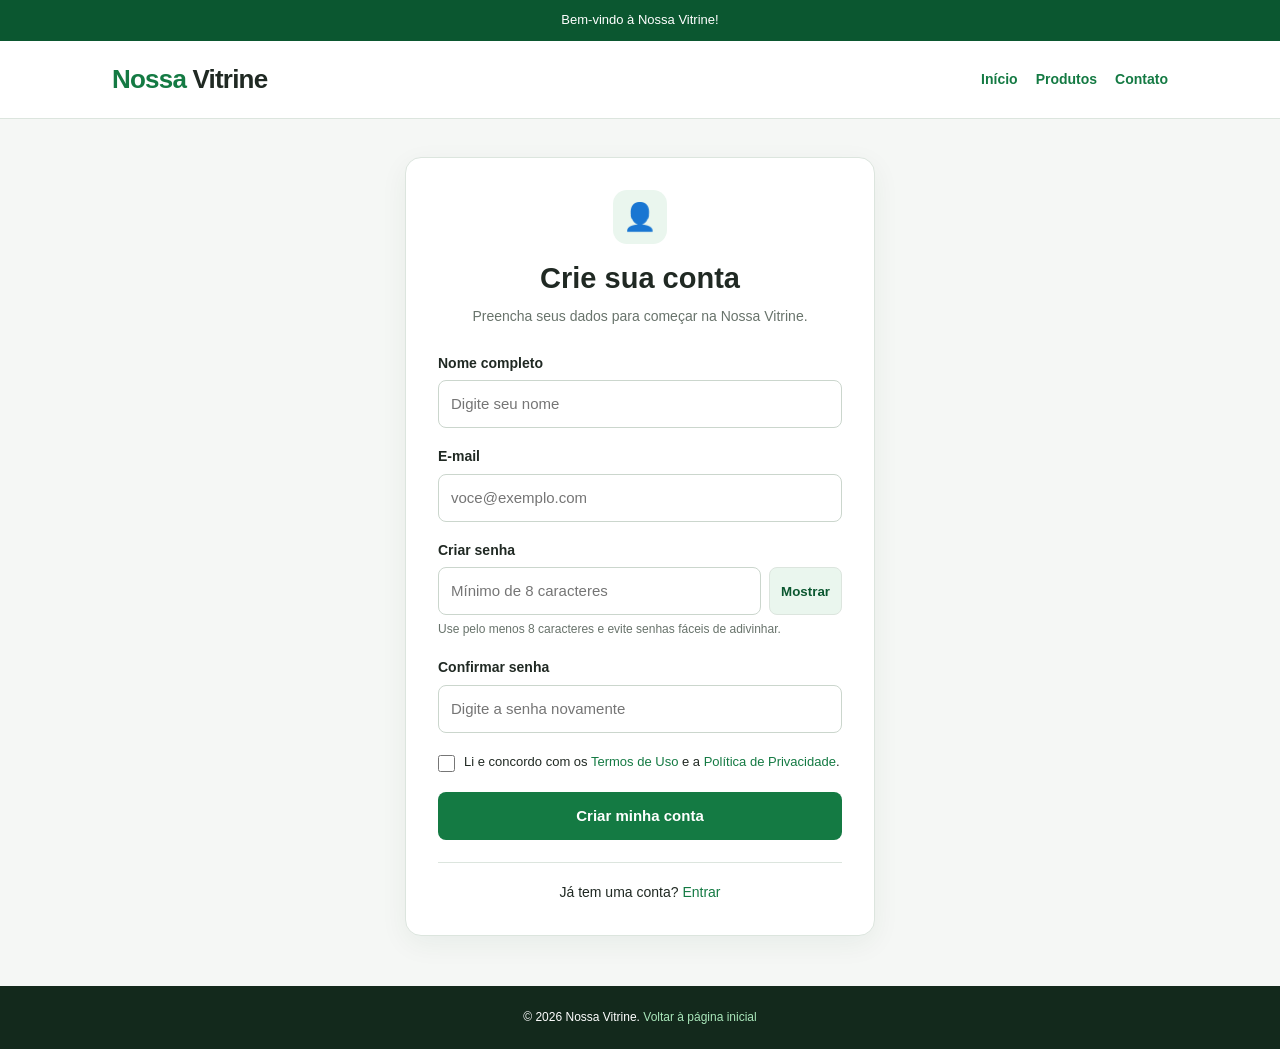
<file: cadastro.html>
<!DOCTYPE html>
<html lang="pt-BR">
<head>
  <meta charset="UTF-8">
  <meta name="viewport" content="width=device-width, initial-scale=1.0">

  <title>Criar conta | Nossa Vitrine</title>
  <meta name="description" content="Crie sua conta na Nossa Vitrine.">
  <meta name="theme-color" content="#147a43">

  <style>
    :root {
      --green: #147a43;
      --green-dark: #0b5730;
      --light: #eaf6ee;
      --background: #f5f7f5;
      --text: #202923;
      --muted: #68736b;
      --border: #dce5de;
      --white: #ffffff;
      --error: #b42318;
    }

    * {
      box-sizing: border-box;
      margin: 0;
      padding: 0;
    }

    body {
      min-height: 100vh;
      display: flex;
      flex-direction: column;
      font-family: Arial, Helvetica, sans-serif;
      color: var(--text);
      background: var(--background);
      line-height: 1.6;
    }

    a {
      color: var(--green);
      text-decoration: none;
    }

    a:hover {
      text-decoration: underline;
    }

    .topbar {
      padding: 10px;
      background: var(--green-dark);
      color: white;
      text-align: center;
      font-size: 13px;
    }

    header {
      background: white;
      border-bottom: 1px solid var(--border);
    }

    .header-inner {
      max-width: 1100px;
      margin: auto;
      padding: 18px 22px;
      display: flex;
      align-items: center;
      justify-content: space-between;
      flex-wrap: wrap;
      gap: 16px;
    }

    .logo {
      color: var(--green);
      font-size: 26px;
      font-weight: 800;
      letter-spacing: -0.8px;
    }

    .logo span {
      color: var(--text);
    }

    nav {
      display: flex;
      flex-wrap: wrap;
      gap: 18px;
      font-size: 14px;
      font-weight: 600;
    }

    main {
      width: 100%;
      flex: 1;
      display: flex;
      justify-content: center;
      align-items: flex-start;
      padding: 38px 16px 50px;
    }

    .card {
      width: 100%;
      max-width: 470px;
      padding: 32px;
      background: white;
      border: 1px solid var(--border);
      border-radius: 16px;
      box-shadow: 0 8px 28px rgba(25, 65, 35, 0.06);
    }

    .icon {
      width: 54px;
      height: 54px;
      display: grid;
      place-items: center;
      margin: 0 auto 16px;
      border-radius: 14px;
      background: var(--light);
      font-size: 27px;
    }

    h1 {
      margin-bottom: 8px;
      font-size: 29px;
      line-height: 1.25;
      text-align: center;
    }

    .intro {
      margin-bottom: 25px;
      color: var(--muted);
      font-size: 14px;
      text-align: center;
    }

    .field {
      margin-bottom: 17px;
    }

    label {
      display: block;
      margin-bottom: 6px;
      font-size: 14px;
      font-weight: 700;
    }

    input {
      width: 100%;
      min-height: 46px;
      padding: 11px 12px;
      border: 1px solid #cbd6cd;
      border-radius: 8px;
      background: white;
      color: var(--text);
      font: inherit;
      font-size: 15px;
    }

    input:focus {
      outline: 3px solid #c8ead3;
      border-color: var(--green);
    }

    .password-row {
      display: flex;
      gap: 8px;
    }

    .password-row input {
      min-width: 0;
      flex: 1;
    }

    .show-password {
      padding: 0 11px;
      border: 1px solid var(--border);
      border-radius: 8px;
      background: var(--light);
      color: var(--green-dark);
      cursor: pointer;
      font-weight: 700;
    }

    .help {
      margin-top: 5px;
      color: var(--muted);
      font-size: 12px;
    }

    .terms {
      display: flex;
      align-items: flex-start;
      gap: 9px;
      margin: 19px 0;
      font-size: 13px;
      font-weight: 400;
    }

    .terms input {
      width: 17px;
      height: 17px;
      min-height: 17px;
      margin-top: 3px;
      flex-shrink: 0;
      accent-color: var(--green);
    }

    .submit {
      width: 100%;
      min-height: 48px;
      padding: 12px;
      border: none;
      border-radius: 8px;
      background: var(--green);
      color: white;
      font-size: 15px;
      font-weight: 700;
      cursor: pointer;
    }

    .submit:hover {
      background: var(--green-dark);
    }

    .message {
      margin-top: 16px;
      padding: 12px;
      border-radius: 8px;
      background: var(--light);
      color: var(--green-dark);
      font-size: 13px;
      overflow-wrap: anywhere;
    }

    .message.error {
      background: #fff0ef;
      color: var(--error);
    }

    [hidden] {
      display: none !important;
    }

    .login {
      margin-top: 22px;
      padding-top: 18px;
      border-top: 1px solid var(--border);
      font-size: 14px;
      text-align: center;
    }

    footer {
      padding: 22px 15px;
      background: #13291c;
      color: white;
      font-size: 12px;
      text-align: center;
    }

    footer a {
      color: #a9e7ba;
    }

    @media (max-width: 520px) {
      .header-inner {
        justify-content: center;
        padding: 16px;
      }

      nav {
        justify-content: center;
        gap: 12px;
      }

      main {
        padding: 24px 12px 35px;
      }

      .card {
        padding: 24px 18px;
      }

      h1 {
        font-size: 26px;
      }
    }
  </style>
</head>

<body>
  <div class="topbar">
    Bem-vindo à Nossa Vitrine!
  </div>

  <header>
    <div class="header-inner">
      <a class="logo" href="index.html">
        Nossa <span>Vitrine</span>
      </a>

      <nav aria-label="Navegação principal">
        <a href="index.html">Início</a>
        <a href="produtos.html">Produtos</a>
        <a href="contato.html">Contato</a>
      </nav>
    </div>
  </header>

  <main>
    <section class="card" aria-labelledby="titulo-cadastro">
      <div class="icon" aria-hidden="true">👤</div>

      <h1 id="titulo-cadastro">Crie sua conta</h1>

      <p class="intro">
        Preencha seus dados para começar na Nossa Vitrine.
      </p>

      <form id="cadastroForm">
        <div class="field">
          <label for="nome">Nome completo</label>
          <input
            type="text"
            id="nome"
            name="nome"
            placeholder="Digite seu nome"
            autocomplete="name"
            minlength="2"
            maxlength="100"
            required
          >
        </div>

        <div class="field">
          <label for="email">E-mail</label>
          <input
            type="email"
            id="email"
            name="email"
            placeholder="voce@exemplo.com"
            autocomplete="email"
            maxlength="254"
            required
          >
        </div>

        <div class="field">
          <label for="senha">Criar senha</label>
          <div class="password-row">
            <input
              type="password"
              id="senha"
              name="senha"
              placeholder="Mínimo de 8 caracteres"
              autocomplete="new-password"
              minlength="8"
              maxlength="128"
              required
            >
            <button
              class="show-password"
              type="button"
              id="mostrarSenha"
              aria-controls="senha"
              aria-pressed="false"
            >
              Mostrar
            </button>
          </div>
          <p class="help">
            Use pelo menos 8 caracteres e evite senhas fáceis de adivinhar.
          </p>
        </div>

        <div class="field">
          <label for="confirmarSenha">Confirmar senha</label>
          <input
            type="password"
            id="confirmarSenha"
            name="confirmarSenha"
            placeholder="Digite a senha novamente"
            autocomplete="new-password"
            minlength="8"
            maxlength="128"
            required
          >
        </div>

        <label class="terms" for="aceitarTermos">
          <input
            type="checkbox"
            id="aceitarTermos"
            name="aceitarTermos"
            required
          >
          <span>
            Li e concordo com os
            <a href="termos.html">Termos de Uso</a>
            e a
            <a href="privacidade.html">Política de Privacidade</a>.
          </span>
        </label>

        <button class="submit" type="submit">
          Criar minha conta
        </button>

        <div
          id="mensagem"
          class="message"
          role="status"
          aria-live="polite"
          hidden
        ></div>
      </form>

      <div class="login">
        Já tem uma conta?
        <a href="login.html">Entrar</a>
      </div>
    </section>
  </main>

  <footer>
    <p>
      &copy; 2026 Nossa Vitrine.
      <a href="index.html">Voltar à página inicial</a>
    </p>
  </footer>

  <script>
    "use strict";

    const formulario = document.getElementById("cadastroForm");
    const senha = document.getElementById("senha");
    const confirmarSenha = document.getElementById("confirmarSenha");
    const mostrarSenha = document.getElementById("mostrarSenha");
    const mensagem = document.getElementById("mensagem");

    function mostrarMensagem(texto, erro = false) {
      mensagem.textContent = texto;
      mensagem.classList.toggle("error", erro);
      mensagem.hidden = false;
    }

    mostrarSenha.addEventListener("click", function () {
      const vaiMostrar = senha.type === "password";

      senha.type = vaiMostrar ? "text" : "password";
      confirmarSenha.type = vaiMostrar ? "text" : "password";

      mostrarSenha.textContent = vaiMostrar ? "Ocultar" : "Mostrar";
      mostrarSenha.setAttribute("aria-pressed", String(vaiMostrar));
    });

    formulario.addEventListener("submit", function (evento) {
      evento.preventDefault();

      mensagem.hidden = true;

      if (!formulario.checkValidity()) {
        formulario.reportValidity();
        return;
      }

      if (senha.value !== confirmarSenha.value) {
        mostrarMensagem(
          "As senhas não coincidem. Confira os dois campos.",
          true
        );

        confirmarSenha.focus();
        return;
      }

      mostrarMensagem(
        "Os dados foram validados neste navegador, mas sua conta ainda não foi criada. É necessário conectar um serviço de autenticação para concluir o cadastro."
      );
    });
  </script>
</body>
</html>
</file>
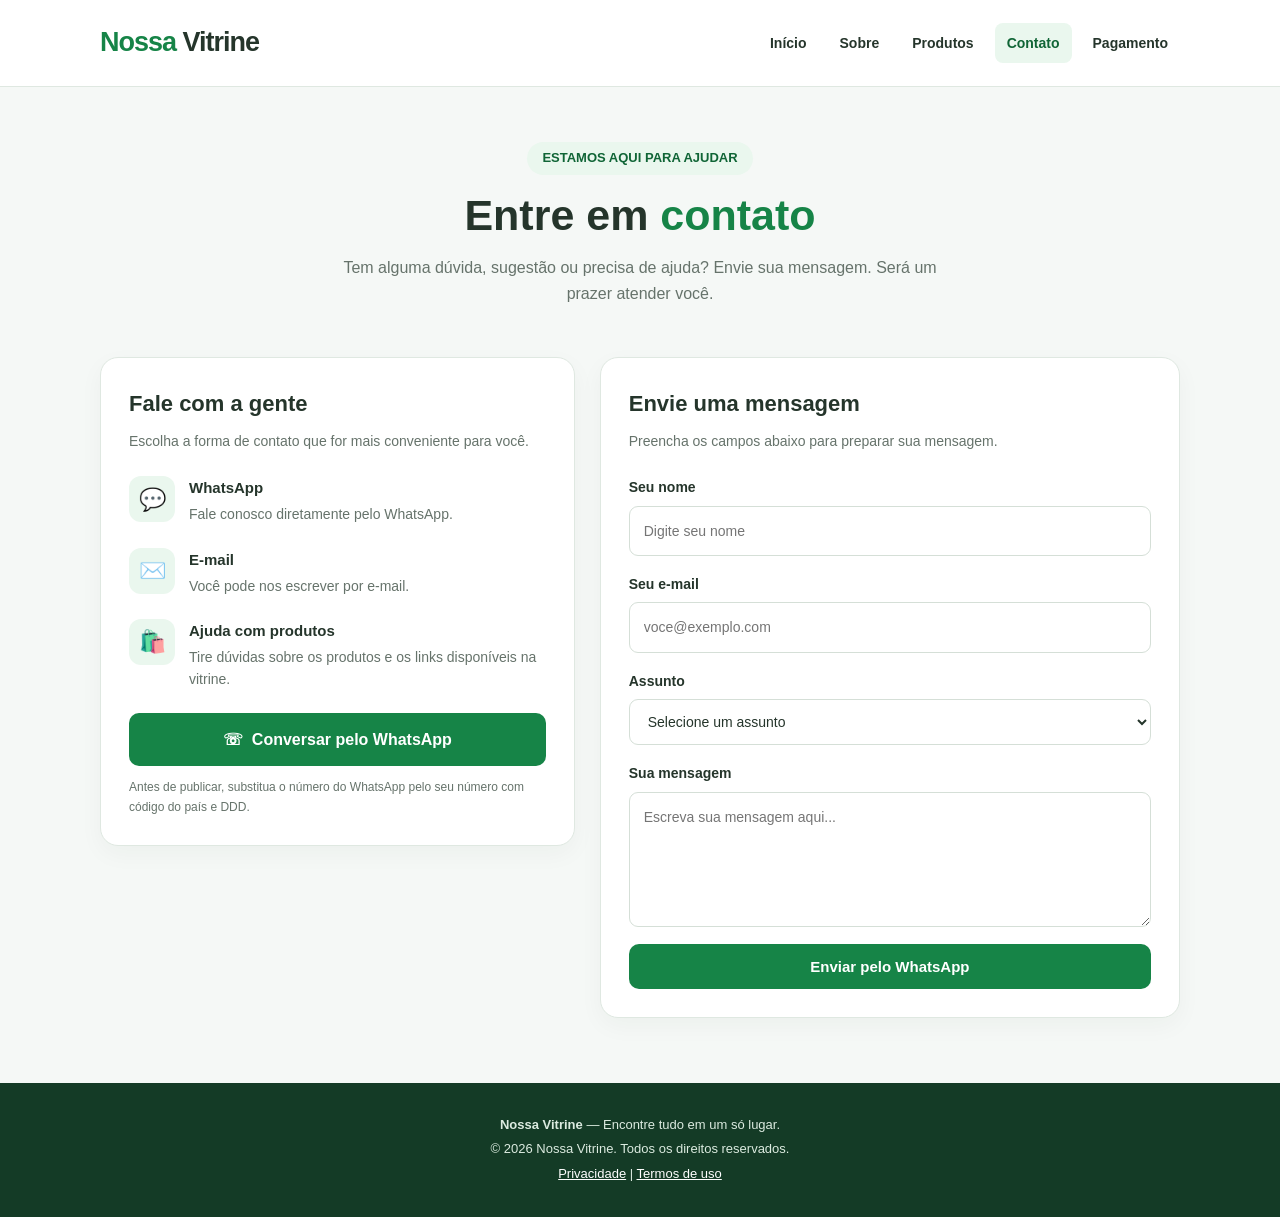
<file: contato.html>
<!DOCTYPE html>
<html lang="pt-BR">
<head>
  <meta charset="UTF-8">
  <meta name="viewport" content="width=device-width, initial-scale=1.0">

  <title>Contato | Nossa Vitrine</title>
  <meta name="description" content="Entre em contato com a equipe da Nossa Vitrine. Estamos aqui para ajudar.">

  <style>
    :root {
      --verde: #168447;
      --verde-escuro: #106536;
      --verde-claro: #eaf7ee;
      --fundo: #f5f8f6;
      --texto: #25352b;
      --cinza: #66736b;
      --borda: #dfe8e1;
      --branco: #ffffff;
    }

    * {
      box-sizing: border-box;
      margin: 0;
      padding: 0;
    }

    body {
      font-family: Arial, Helvetica, sans-serif;
      background: var(--fundo);
      color: var(--texto);
      line-height: 1.6;
    }

    a {
      color: inherit;
      text-decoration: none;
    }

    .container {
      width: min(1080px, calc(100% - 36px));
      margin: 0 auto;
    }

    /* CABEÇALHO */

    .topo {
      background: var(--branco);
      border-bottom: 1px solid var(--borda);
    }

    .topo-conteudo {
      min-height: 86px;
      display: flex;
      align-items: center;
      justify-content: space-between;
      gap: 24px;
      flex-wrap: wrap;
      padding-top: 15px;
      padding-bottom: 15px;
    }

    .logo {
      color: var(--verde);
      font-size: 27px;
      font-weight: 800;
      letter-spacing: -1px;
    }

    .logo span {
      color: var(--texto);
    }

    .menu {
      display: flex;
      flex-wrap: wrap;
      align-items: center;
      justify-content: center;
      gap: 9px;
    }

    .menu a {
      padding: 9px 12px;
      border-radius: 8px;
      font-size: 14px;
      font-weight: 600;
      transition: 0.2s;
    }

    .menu a:hover,
    .menu a.ativo {
      background: var(--verde-claro);
      color: var(--verde-escuro);
    }

    /* APRESENTAÇÃO */

    .hero {
      padding: 55px 0 35px;
      text-align: center;
    }

    .etiqueta {
      display: inline-block;
      background: var(--verde-claro);
      color: var(--verde-escuro);
      border-radius: 30px;
      padding: 6px 15px;
      font-size: 13px;
      font-weight: 700;
      margin-bottom: 15px;
    }

    .hero h1 {
      font-size: clamp(30px, 5vw, 43px);
      line-height: 1.2;
      margin-bottom: 14px;
    }

    .hero h1 span {
      color: var(--verde);
    }

    .hero p {
      max-width: 620px;
      margin: 0 auto;
      color: var(--cinza);
      font-size: 16px;
    }

    /* CONTEÚDO */

    .conteudo {
      padding: 15px 0 65px;
    }

    .grade {
      display: grid;
      grid-template-columns: 0.9fr 1.1fr;
      gap: 25px;
      align-items: start;
    }

    .cartao {
      background: var(--branco);
      border: 1px solid var(--borda);
      border-radius: 18px;
      padding: 28px;
      box-shadow: 0 8px 25px rgba(20, 60, 35, 0.04);
    }

    .cartao h2 {
      font-size: 22px;
      margin-bottom: 9px;
    }

    .descricao {
      color: var(--cinza);
      font-size: 14px;
      margin-bottom: 24px;
    }

    /* INFORMAÇÕES DE CONTATO */

    .item-contato {
      display: flex;
      align-items: flex-start;
      gap: 14px;
      margin-bottom: 22px;
    }

    .icone {
      display: flex;
      align-items: center;
      justify-content: center;
      flex-shrink: 0;
      width: 46px;
      height: 46px;
      background: var(--verde-claro);
      border-radius: 12px;
      font-size: 22px;
    }

    .item-contato h3 {
      font-size: 15px;
      margin-bottom: 3px;
    }

    .item-contato p {
      color: var(--cinza);
      font-size: 14px;
      overflow-wrap: anywhere;
    }

    .botao-whatsapp {
      display: flex;
      justify-content: center;
      align-items: center;
      gap: 9px;
      width: 100%;
      padding: 14px 18px;
      background: #168447;
      color: white;
      border-radius: 10px;
      font-weight: 700;
      text-align: center;
      transition: 0.2s;
      margin-top: 8px;
    }

    .botao-whatsapp:hover {
      background: var(--verde-escuro);
      transform: translateY(-1px);
    }

    .aviso {
      font-size: 12px;
      color: var(--cinza);
      margin-top: 12px;
    }

    /* FORMULÁRIO */

    .campo {
      margin-bottom: 17px;
    }

    .campo label {
      display: block;
      margin-bottom: 7px;
      font-size: 14px;
      font-weight: 700;
    }

    .campo input,
    .campo select,
    .campo textarea {
      display: block;
      width: 100%;
      border: 1px solid #d5dfd7;
      background: #fff;
      border-radius: 9px;
      padding: 13px 14px;
      font: inherit;
      font-size: 14px;
      color: var(--texto);
      outline: none;
      transition: border 0.2s, box-shadow 0.2s;
    }

    .campo input:focus,
    .campo select:focus,
    .campo textarea:focus {
      border-color: var(--verde);
      box-shadow: 0 0 0 3px rgba(22, 132, 71, 0.1);
    }

    .campo textarea {
      min-height: 135px;
      resize: vertical;
    }

    .botao-enviar {
      width: 100%;
      padding: 14px 18px;
      border: none;
      border-radius: 10px;
      background: var(--verde);
      color: white;
      font-size: 15px;
      font-weight: 700;
      cursor: pointer;
      transition: 0.2s;
    }

    .botao-enviar:hover {
      background: var(--verde-escuro);
    }

    .mensagem {
      display: none;
      margin-top: 15px;
      padding: 12px;
      border-radius: 9px;
      background: var(--verde-claro);
      color: var(--verde-escuro);
      font-size: 14px;
    }

    /* RODAPÉ */

    footer {
      background: #143b26;
      color: #fff;
      padding: 28px 0;
      text-align: center;
    }

    footer p {
      font-size: 13px;
      color: #dcebe0;
      margin: 4px 0;
    }

    footer a {
      color: #fff;
      text-decoration: underline;
    }

    /* CELULARES E TABLETS */

    @media (max-width: 760px) {
      .container {
        width: min(100% - 28px, 560px);
      }

      .topo-conteudo {
        justify-content: center;
        text-align: center;
        gap: 12px;
      }

      .logo {
        font-size: 25px;
      }

      .menu {
        gap: 4px;
      }

      .menu a {
        padding: 8px;
        font-size: 13px;
      }

      .hero {
        padding: 38px 0 25px;
      }

      .hero p {
        font-size: 15px;
      }

      .grade {
        grid-template-columns: 1fr;
        gap: 18px;
      }

      .cartao {
        padding: 22px 18px;
      }

      .conteudo {
        padding-bottom: 40px;
      }
    }
  </style>
</head>

<body>

  <header class="topo">
    <div class="container topo-conteudo">

      <a class="logo" href="index.html">
        Nossa <span>Vitrine</span>
      </a>

      <nav class="menu" aria-label="Menu principal">
        <a href="index.html">Início</a>
        <a href="sobre.html">Sobre</a>
        <a href="produtos.html">Produtos</a>
        <a href="contato.html" class="ativo">Contato</a>
        <a href="pagamento.html">Pagamento</a>
      </nav>

    </div>
  </header>

  <main>

    <section class="hero container">
      <span class="etiqueta">ESTAMOS AQUI PARA AJUDAR</span>

      <h1>Entre em <span>contato</span></h1>

      <p>
        Tem alguma dúvida, sugestão ou precisa de ajuda?
        Envie sua mensagem. Será um prazer atender você.
      </p>
    </section>

    <section class="conteudo">
      <div class="container grade">

        <!-- COLUNA DE INFORMAÇÕES -->

        <section class="cartao">
          <h2>Fale com a gente</h2>

          <p class="descricao">
            Escolha a forma de contato que for mais conveniente para você.
          </p>

          <div class="item-contato">
            <div class="icone">💬</div>
            <div>
              <h3>WhatsApp</h3>
              <p>Fale conosco diretamente pelo WhatsApp.</p>
            </div>
          </div>

          <div class="item-contato">
            <div class="icone">✉️</div>
            <div>
              <h3>E-mail</h3>
              <p>Você pode nos escrever por e-mail.</p>
            </div>
          </div>

          <div class="item-contato">
            <div class="icone">🛍️</div>
            <div>
              <h3>Ajuda com produtos</h3>
              <p>
                Tire dúvidas sobre os produtos e os links disponíveis na vitrine.
              </p>
            </div>
          </div>

          <!-- SUBSTITUA PELO SEU NÚMERO -->
          <a
            class="botao-whatsapp"
            href="https://wa.me/5500000000000"
            target="_blank"
            rel="noopener noreferrer"
          >
            <span>☏</span> Conversar pelo WhatsApp
          </a>

          <p class="aviso">
            Antes de publicar, substitua o número do WhatsApp pelo seu número
            com código do país e DDD.
          </p>
        </section>

        <!-- COLUNA DO FORMULÁRIO -->

        <section class="cartao">
          <h2>Envie uma mensagem</h2>

          <p class="descricao">
            Preencha os campos abaixo para preparar sua mensagem.
          </p>

          <form id="formContato">

            <div class="campo">
              <label for="nome">Seu nome</label>
              <input
                type="text"
                id="nome"
                name="nome"
                placeholder="Digite seu nome"
                autocomplete="name"
                required
              >
            </div>

            <div class="campo">
              <label for="email">Seu e-mail</label>
              <input
                type="email"
                id="email"
                name="email"
                placeholder="voce@exemplo.com"
                autocomplete="email"
                required
              >
            </div>

            <div class="campo">
              <label for="assunto">Assunto</label>
              <select id="assunto" name="assunto" required>
                <option value="">Selecione um assunto</option>
                <option value="Dúvida sobre produto">Dúvida sobre produto</option>
                <option value="Problema com link">Problema com link</option>
                <option value="Sugestão">Sugestão</option>
                <option value="Parceria comercial">Parceria comercial</option>
                <option value="Outro assunto">Outro assunto</option>
              </select>
            </div>

            <div class="campo">
              <label for="mensagem">Sua mensagem</label>
              <textarea
                id="mensagem"
                name="mensagem"
                placeholder="Escreva sua mensagem aqui..."
                required
              ></textarea>
            </div>

            <button class="botao-enviar" type="submit">
              Enviar pelo WhatsApp
            </button>

            <div
              class="mensagem"
              id="avisoFormulario"
              role="status"
              aria-live="polite"
            ></div>

          </form>
        </section>

      </div>
    </section>

  </main>

  <footer>
    <div class="container">
      <p><strong>Nossa Vitrine</strong> — Encontre tudo em um só lugar.</p>
      <p>© <span id="ano"></span> Nossa Vitrine. Todos os direitos reservados.</p>
      <p>
        <a href="privacidade.html">Privacidade</a> |
        <a href="termos.html">Termos de uso</a>
      </p>
    </div>
  </footer>

  <script>
    // Atualiza o ano automaticamente
    document.getElementById("ano").textContent =
      new Date().getFullYear();

    // Número de destino: substitua pelo seu número real.
    // Use código do país + DDD + número, somente dígitos.
    const numeroWhatsApp = "5500000000000";

    document.getElementById("formContato").addEventListener("submit", function(event) {
      event.preventDefault();

      const nome = document.getElementById("nome").value.trim();
      const email = document.getElementById("email").value.trim();
      const assunto = document.getElementById("assunto").value;
      const mensagem = document.getElementById("mensagem").value.trim();
      const aviso = document.getElementById("avisoFormulario");

      if (!nome || !email || !assunto || !mensagem) {
        aviso.style.display = "block";
        aviso.textContent = "Preencha todos os campos antes de continuar.";
        return;
      }

      if (numeroWhatsApp === "5500000000000") {
        aviso.style.display = "block";
        aviso.textContent =
          "O formulário está pronto! Para enviar mensagens, configure seu número de WhatsApp no código.";
        return;
      }

      const texto =
        "Olá, Nossa Vitrine!%0A%0A" +
        "Nome: " + encodeURIComponent(nome) + "%0A" +
        "E-mail: " + encodeURIComponent(email) + "%0A" +
        "Assunto: " + encodeURIComponent(assunto) + "%0A" +
        "Mensagem: " + encodeURIComponent(mensagem);

      const link =
        "https://wa.me/" + numeroWhatsApp + "?text=" + texto;

      window.open(link, "_blank", "noopener,noreferrer");

      aviso.style.display = "block";
      aviso.textContent =
        "O WhatsApp foi aberto para você revisar e enviar a mensagem.";
    });
  </script>

</body>
</html>
</file>
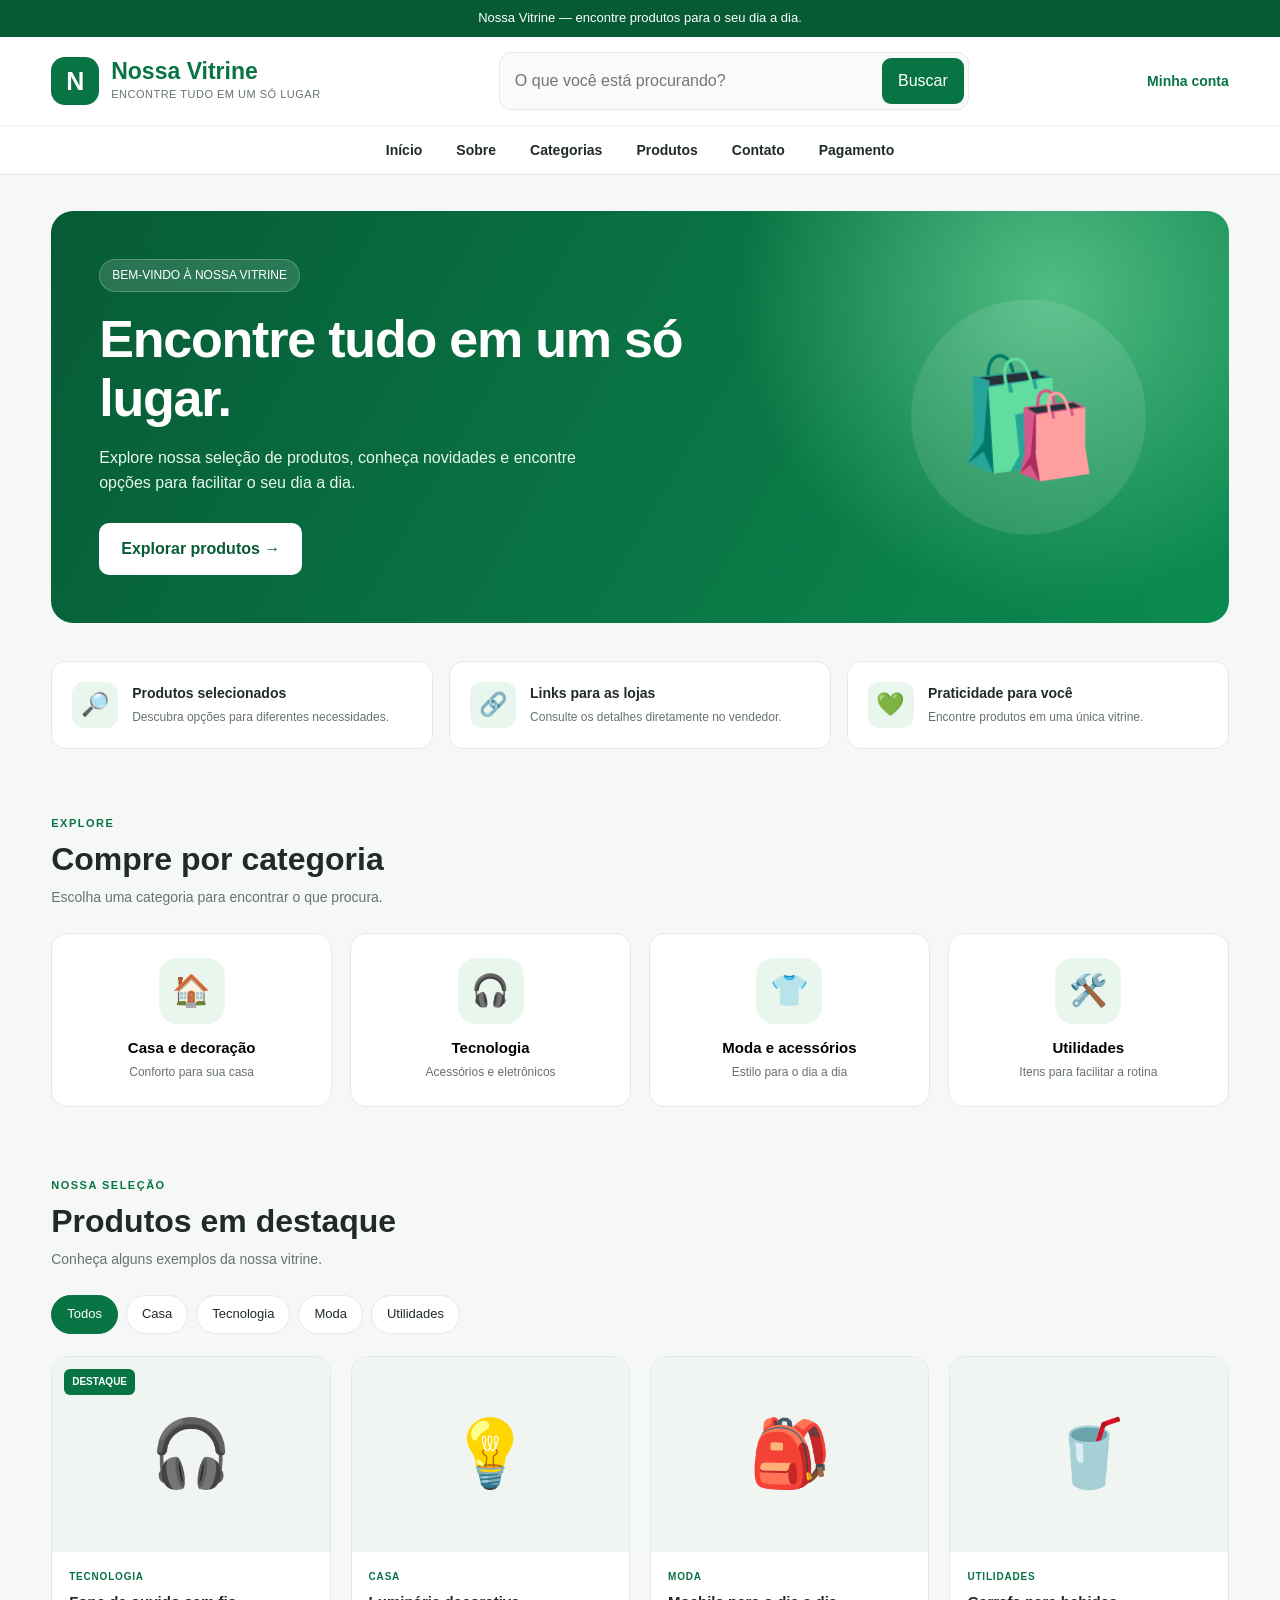
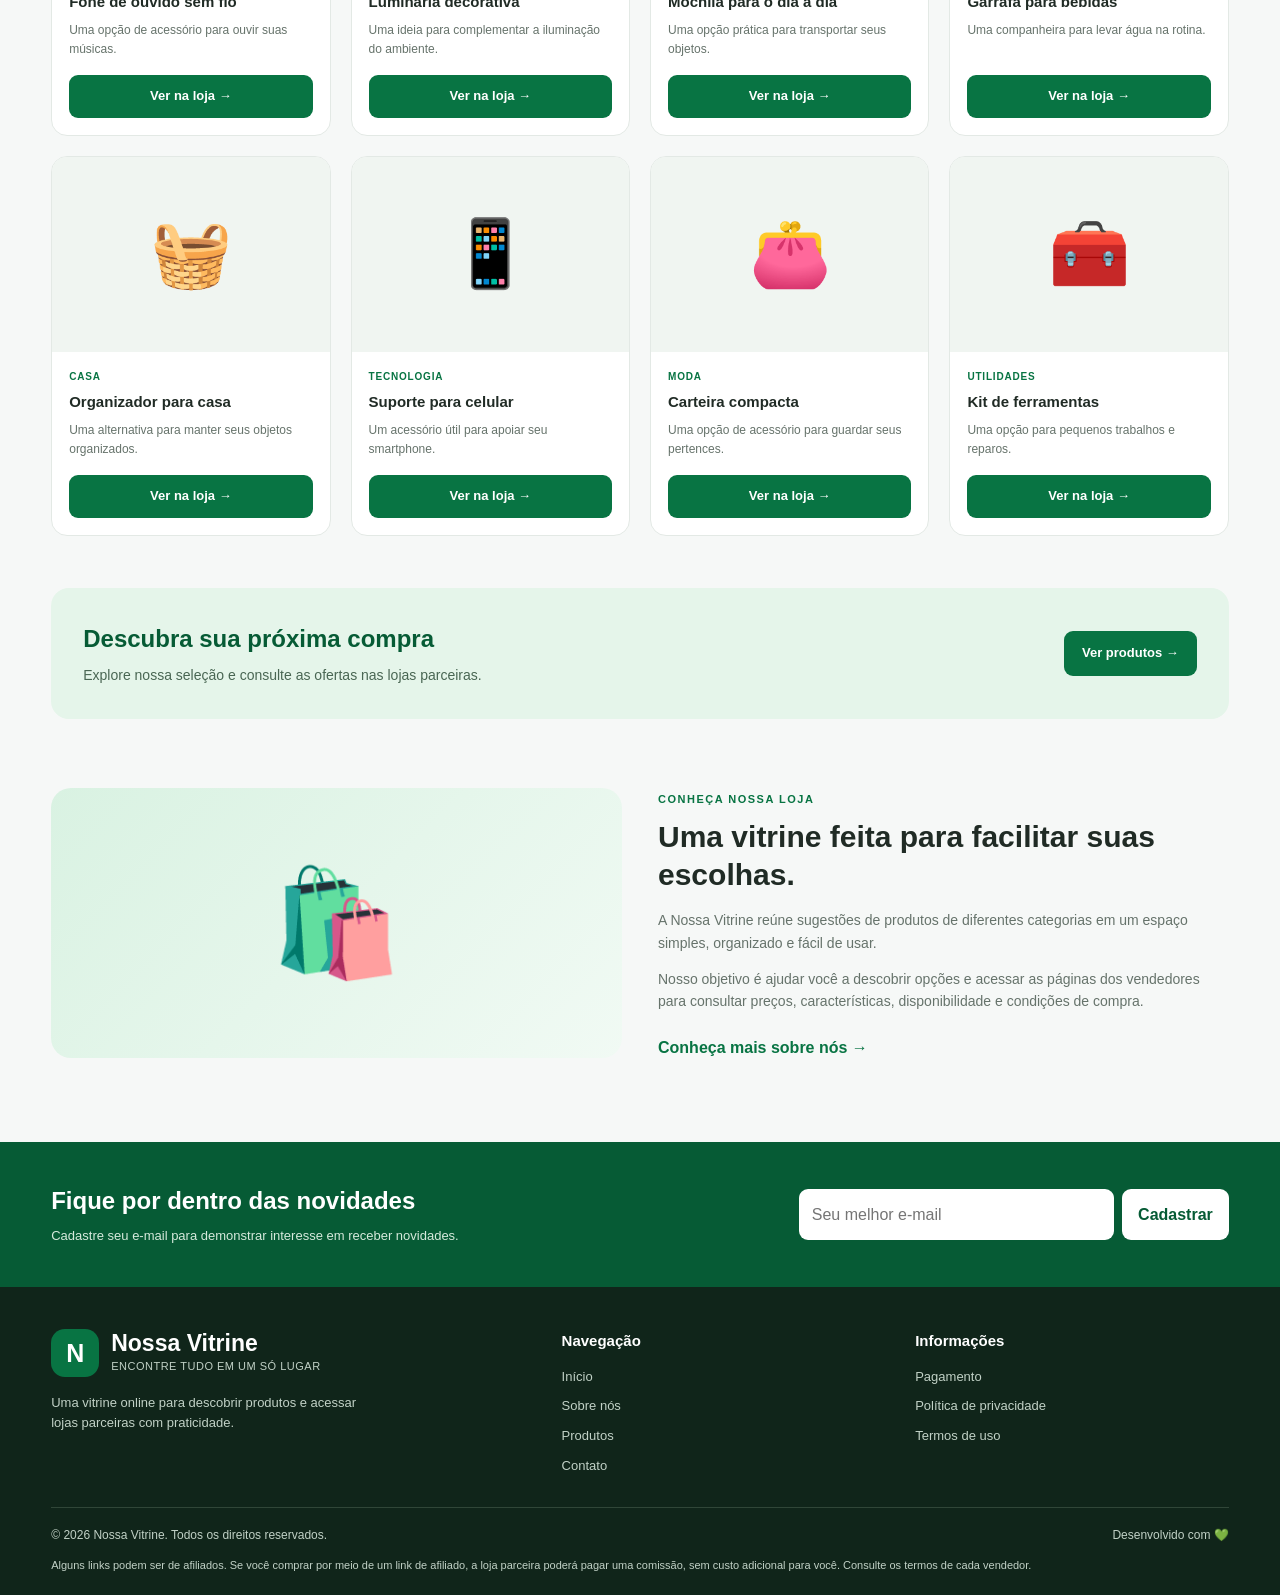
<file: nossa vitrine.html>
<!DOCTYPE html>
<html lang="pt-BR">
<head>
  <meta charset="UTF-8">
  <meta name="viewport" content="width=device-width, initial-scale=1.0">

  <title>Nossa Vitrine | Encontre tudo em um só lugar</title>

  <meta name="description" content="Descubra produtos, ofertas e novidades na Nossa Vitrine. Encontre tudo em um só lugar.">
  <meta name="theme-color" content="#087443">

  <style>
    /* ===== CONFIGURAÇÕES GERAIS ===== */
    :root {
      --verde: #087443;
      --verde-escuro: #065b35;
      --verde-claro: #e8f6ed;
      --azul: #155eef;
      --fundo: #f6f8f7;
      --texto: #202b25;
      --cinza: #66736b;
      --branco: #ffffff;
      --borda: #e3e9e5;
      --sombra: 0 8px 28px rgba(20, 50, 30, 0.07);
    }

    * {
      margin: 0;
      padding: 0;
      box-sizing: border-box;
    }

    html {
      scroll-behavior: smooth;
      scroll-padding-top: 100px;
    }

    body {
      font-family: Arial, Helvetica, sans-serif;
      background: var(--fundo);
      color: var(--texto);
      line-height: 1.6;
    }

    a {
      color: inherit;
      text-decoration: none;
    }

    button, input {
      font: inherit;
    }

    button, a {
      -webkit-tap-highlight-color: transparent;
    }

    button:focus-visible,
    a:focus-visible,
    input:focus-visible {
      outline: 3px solid #79b8ff;
      outline-offset: 3px;
    }

    .container {
      width: min(1180px, 92%);
      margin: 0 auto;
    }

    /* ===== BARRA SUPERIOR ===== */
    .topbar {
      background: var(--verde-escuro);
      color: white;
      text-align: center;
      padding: 8px 12px;
      font-size: 13px;
    }

    /* ===== CABEÇALHO ===== */
    .header {
      background: white;
      border-bottom: 1px solid var(--borda);
      position: sticky;
      top: 0;
      z-index: 100;
    }

    .header-main {
      min-height: 88px;
      display: flex;
      align-items: center;
      justify-content: space-between;
      gap: 24px;
      padding: 14px 0;
    }

    .brand {
      display: flex;
      align-items: center;
      gap: 12px;
      flex-shrink: 0;
    }

    .brand-logo {
      width: 48px;
      height: 48px;
      border-radius: 14px;
      background: var(--verde);
      color: white;
      display: grid;
      place-items: center;
      font-size: 25px;
      font-weight: bold;
    }

    .brand-name {
      color: var(--verde);
      font-size: 23px;
      font-weight: 800;
      line-height: 1.2;
    }

    .brand-subtitle {
      font-size: 11px;
      color: var(--cinza);
      letter-spacing: 0.5px;
    }

    .search {
      display: flex;
      align-items: center;
      max-width: 470px;
      flex: 1;
      border: 1px solid var(--borda);
      border-radius: 12px;
      background: #f9fbf9;
      padding: 4px;
    }

    .search input {
      width: 100%;
      min-width: 0;
      border: none;
      outline: none;
      padding: 11px;
      background: transparent;
      color: var(--texto);
    }

    .search button {
      border: none;
      border-radius: 9px;
      background: var(--verde);
      color: white;
      padding: 10px 16px;
      cursor: pointer;
    }

    .account-link {
      color: var(--verde);
      font-size: 14px;
      font-weight: bold;
      white-space: nowrap;
    }

    /* ===== NAVEGAÇÃO ===== */
    .nav {
      border-top: 1px solid #f0f2f0;
    }

    .nav-inner {
      display: flex;
      justify-content: center;
      align-items: center;
      gap: 34px;
      min-height: 48px;
    }

    .nav a {
      padding: 13px 0;
      font-size: 14px;
      font-weight: 600;
      transition: color 0.2s;
    }

    .nav a:hover {
      color: var(--verde);
    }

    .menu-button {
      display: none;
      border: 1px solid var(--borda);
      background: white;
      color: var(--verde);
      border-radius: 9px;
      padding: 8px 12px;
      cursor: pointer;
    }

    /* ===== BANNER PRINCIPAL ===== */
    .hero {
      padding: 36px 0 28px;
    }

    .hero-box {
      position: relative;
      overflow: hidden;
      border-radius: 22px;
      min-height: 340px;
      background:
        radial-gradient(circle at 85% 20%, #50bd83 0, transparent 30%),
        linear-gradient(120deg, #075b36, #0b8b50);
      color: white;
      display: flex;
      align-items: center;
      padding: 48px;
    }

    .hero-content {
      position: relative;
      z-index: 2;
      max-width: 600px;
    }

    .hero-label {
      display: inline-block;
      padding: 6px 12px;
      background: rgba(255,255,255,0.14);
      border: 1px solid rgba(255,255,255,0.22);
      border-radius: 30px;
      font-size: 12px;
      margin-bottom: 18px;
    }

    .hero h1 {
      font-size: clamp(32px, 4.5vw, 52px);
      line-height: 1.12;
      margin-bottom: 18px;
      letter-spacing: -1.2px;
    }

    .hero p {
      max-width: 490px;
      font-size: 16px;
      color: #e8f8ee;
      margin-bottom: 27px;
    }

    .primary-button {
      display: inline-block;
      background: white;
      color: var(--verde-escuro);
      padding: 13px 22px;
      border-radius: 10px;
      font-weight: bold;
      transition: transform 0.2s, background 0.2s;
    }

    .primary-button:hover {
      transform: translateY(-2px);
      background: #eaf7ee;
    }

    .hero-decoration {
      position: absolute;
      right: 7%;
      top: 50%;
      transform: translateY(-50%);
      width: 235px;
      height: 235px;
      border-radius: 50%;
      background: rgba(255,255,255,0.10);
      display: grid;
      place-items: center;
      font-size: 115px;
    }

    /* ===== BENEFÍCIOS ===== */
    .benefits {
      display: grid;
      grid-template-columns: repeat(3, 1fr);
      gap: 16px;
      margin: 10px auto 48px;
    }

    .benefit {
      display: flex;
      align-items: center;
      gap: 14px;
      padding: 20px;
      background: white;
      border: 1px solid var(--borda);
      border-radius: 14px;
    }

    .benefit-icon {
      display: grid;
      place-items: center;
      flex-shrink: 0;
      width: 46px;
      height: 46px;
      background: var(--verde-claro);
      border-radius: 12px;
      font-size: 23px;
    }

    .benefit h3 {
      font-size: 14px;
      margin-bottom: 3px;
    }

    .benefit p {
      color: var(--cinza);
      font-size: 12px;
    }

    /* ===== TÍTULOS DAS SEÇÕES ===== */
    .section {
      padding: 12px 0 52px;
    }

    .section-heading {
      display: flex;
      justify-content: space-between;
      align-items: end;
      gap: 16px;
      margin-bottom: 24px;
    }

    .eyebrow {
      color: var(--verde);
      text-transform: uppercase;
      font-size: 11px;
      letter-spacing: 1.5px;
      font-weight: bold;
    }

    .section-heading h2 {
      font-size: clamp(24px, 3vw, 32px);
      line-height: 1.25;
      margin-top: 5px;
    }

    .section-heading p {
      color: var(--cinza);
      font-size: 14px;
      margin-top: 7px;
    }

    /* ===== CATEGORIAS ===== */
    .categories {
      display: grid;
      grid-template-columns: repeat(4, 1fr);
      gap: 18px;
    }

    .category {
      background: white;
      border: 1px solid var(--borda);
      border-radius: 16px;
      padding: 24px 16px;
      text-align: center;
      cursor: pointer;
      transition: transform 0.2s, border-color 0.2s;
    }

    .category:hover {
      transform: translateY(-4px);
      border-color: #91cbaa;
    }

    .category-icon {
      width: 66px;
      height: 66px;
      margin: 0 auto 12px;
      display: grid;
      place-items: center;
      border-radius: 18px;
      background: var(--verde-claro);
      font-size: 31px;
    }

    .category h3 {
      font-size: 15px;
    }

    .category p {
      color: var(--cinza);
      font-size: 12px;
      margin-top: 3px;
    }

    /* ===== PRODUTOS ===== */
    .product-tools {
      display: flex;
      flex-wrap: wrap;
      gap: 8px;
      margin-bottom: 22px;
    }

    .filter-button {
      border: 1px solid var(--borda);
      background: white;
      border-radius: 30px;
      padding: 8px 15px;
      color: var(--texto);
      font-size: 13px;
      cursor: pointer;
    }

    .filter-button.active,
    .filter-button:hover {
      background: var(--verde);
      color: white;
      border-color: var(--verde);
    }

    .products-grid {
      display: grid;
      grid-template-columns: repeat(4, minmax(0, 1fr));
      gap: 20px;
    }

    .product-card {
      background: white;
      border: 1px solid var(--borda);
      border-radius: 16px;
      overflow: hidden;
      display: flex;
      flex-direction: column;
      min-width: 0;
      transition: transform 0.2s, box-shadow 0.2s;
    }

    .product-card:hover {
      transform: translateY(-4px);
      box-shadow: var(--sombra);
    }

    .product-image {
      height: 195px;
      background: #f0f5f1;
      display: grid;
      place-items: center;
      overflow: hidden;
      position: relative;
    }

    .product-image img {
      width: 100%;
      height: 100%;
      object-fit: contain;
      padding: 12px;
    }

    .product-placeholder {
      font-size: 66px;
    }

    .product-tag {
      position: absolute;
      top: 12px;
      left: 12px;
      background: var(--verde);
      color: white;
      border-radius: 6px;
      font-size: 10px;
      font-weight: bold;
      padding: 5px 8px;
    }

    .product-info {
      display: flex;
      flex-direction: column;
      align-items: flex-start;
      flex: 1;
      padding: 17px;
    }

    .product-category {
      color: var(--verde);
      text-transform: uppercase;
      letter-spacing: 0.8px;
      font-size: 10px;
      font-weight: bold;
      margin-bottom: 6px;
    }

    .product-info h3 {
      font-size: 15px;
      line-height: 1.4;
      margin-bottom: 9px;
    }

    .product-description {
      color: var(--cinza);
      font-size: 12px;
      margin-bottom: 16px;
    }

    .product-button {
      display: block;
      width: 100%;
      margin-top: auto;
      padding: 11px 8px;
      border-radius: 9px;
      background: var(--verde);
      color: white;
      text-align: center;
      font-size: 13px;
      font-weight: bold;
      border: none;
      cursor: pointer;
    }

    .product-button:hover {
      background: var(--verde-escuro);
    }

    .empty-message {
      display: none;
      padding: 35px 10px;
      text-align: center;
      color: var(--cinza);
      grid-column: 1 / -1;
    }

    /* ===== FAIXA DE DESTAQUE ===== */
    .promo {
      margin-bottom: 54px;
      border-radius: 18px;
      padding: 32px;
      background: #e5f5ea;
      display: flex;
      align-items: center;
      justify-content: space-between;
      gap: 24px;
    }

    .promo h2 {
      font-size: 24px;
      color: var(--verde-escuro);
      margin-bottom: 6px;
    }

    .promo p {
      color: #496653;
      font-size: 14px;
    }

    .promo-button {
      flex-shrink: 0;
      background: var(--verde);
      color: white;
      padding: 12px 18px;
      border-radius: 9px;
      font-size: 13px;
      font-weight: bold;
    }

    /* ===== SOBRE A LOJA ===== */
    .about-grid {
      display: grid;
      grid-template-columns: 1fr 1fr;
      gap: 36px;
      align-items: center;
    }

    .about-art {
      min-height: 270px;
      background: linear-gradient(135deg, #d9f2e2, #f1faf4);
      border-radius: 20px;
      display: grid;
      place-items: center;
      font-size: 105px;
    }

    .about-copy h2 {
      font-size: 30px;
      line-height: 1.25;
      margin: 8px 0 16px;
    }

    .about-copy p {
      color: var(--cinza);
      margin-bottom: 14px;
      font-size: 14px;
    }

    .about-link {
      display: inline-block;
      margin-top: 8px;
      color: var(--verde);
      font-weight: bold;
    }

    /* ===== NEWSLETTER ===== */
    .newsletter {
      background: var(--verde-escuro);
      color: white;
      padding: 40px 0;
      margin-top: 30px;
    }

    .newsletter-inner {
      display: flex;
      justify-content: space-between;
      align-items: center;
      gap: 28px;
    }

    .newsletter h2 {
      font-size: 24px;
      margin-bottom: 5px;
    }

    .newsletter p {
      color: #d6eadc;
      font-size: 13px;
    }

    .newsletter-form {
      display: flex;
      gap: 8px;
      width: min(430px, 100%);
    }

    .newsletter-form input {
      min-width: 0;
      flex: 1;
      padding: 13px;
      border: none;
      border-radius: 9px;
    }

    .newsletter-form button {
      border: none;
      border-radius: 9px;
      padding: 12px 16px;
      background: white;
      color: var(--verde-escuro);
      font-weight: bold;
      cursor: pointer;
    }

    /* ===== RODAPÉ ===== */
    .footer {
      background: #10251a;
      color: white;
      padding: 42px 0 20px;
    }

    .footer-grid {
      display: grid;
      grid-template-columns: 1.5fr 1fr 1fr;
      gap: 40px;
      padding-bottom: 30px;
    }

    .footer .brand-name {
      color: white;
    }

    .footer .brand-subtitle {
      color: #c1d1c6;
    }

    .footer-description {
      color: #c1d1c6;
      font-size: 13px;
      max-width: 330px;
      margin-top: 16px;
    }

    .footer h3 {
      font-size: 15px;
      margin-bottom: 14px;
    }

    .footer-links {
      display: grid;
      gap: 9px;
    }

    .footer-links a {
      color: #c1d1c6;
      font-size: 13px;
    }

    .footer-links a:hover {
      color: white;
    }

    .footer-bottom {
      border-top: 1px solid #304638;
      padding-top: 18px;
      display: flex;
      flex-wrap: wrap;
      justify-content: space-between;
      gap: 10px;
      color: #c1d1c6;
      font-size: 12px;
    }

    .footer-note {
      margin-top: 12px;
      color: #c1d1c6;
      font-size: 11px;
    }

    /* ===== RESPONSIVIDADE ===== */
    @media (max-width: 900px) {
      .header-main {
        flex-wrap: wrap;
        gap: 14px;
      }

      .search {
        order: 3;
        flex-basis: 100%;
        max-width: none;
      }

      .products-grid {
        grid-template-columns: repeat(3, minmax(0, 1fr));
      }

      .hero-decoration {
        right: 4%;
        width: 170px;
        height: 170px;
        font-size: 80px;
      }

      .hero-content {
        max-width: 65%;
      }

      .benefits {
        gap: 10px;
      }

      .benefit {
        padding: 14px;
      }
    }

    @media (max-width: 600px) {
      .container {
        width: 92%;
      }

      .topbar {
        font-size: 11px;
      }

      .header-main {
        min-height: 74px;
      }

      .brand-logo {
        width: 40px;
        height: 40px;
        font-size: 21px;
      }

      .brand-name {
        font-size: 19px;
      }

      .account-link {
        font-size: 12px;
      }

      .menu-button {
        display: block;
      }

      .nav-inner {
        display: none;
        align-items: stretch;
        flex-direction: column;
        gap: 0;
        padding: 8px 0 14px;
      }

      .nav-inner.open {
        display: flex;
      }

      .nav a {
        padding: 10px 4px;
        border-bottom: 1px solid #f0f2f0;
      }

      .hero {
        padding-top: 22px;
      }

      .hero-box {
        min-height: 360px;
        padding: 30px 23px;
        align-items: flex-start;
      }

      .hero-content {
        max-width: 100%;
      }

      .hero h1 {
        font-size: 34px;
        max-width: 390px;
      }

      .hero p {
        font-size: 14px;
        max-width: 320px;
      }

      .hero-decoration {
        width: 100px;
        height: 100px;
        top: auto;
        bottom: 15px;
        right: 15px;
        transform: none;
        font-size: 48px;
        opacity: 0.7;
      }

      .benefits {
        grid-template-columns: 1fr;
        margin-bottom: 38px;
      }

      .benefit {
        padding: 13px;
      }

      .section {
        padding-bottom: 38px;
      }

      .section-heading {
        align-items: flex-start;
        flex-direction: column;
      }

      .categories {
        grid-template-columns: repeat(2, minmax(0, 1fr));
        gap: 12px;
      }

      .category {
        padding: 18px 10px;
      }

      .products-grid {
        grid-template-columns: repeat(2, minmax(0, 1fr));
        gap: 12px;
      }

      .product-image {
        height: 145px;
      }

      .product-info {
        padding: 12px;
      }

      .product-info h3 {
        font-size: 13px;
      }

      .product-description {
        font-size: 11px;
      }

      .product-button {
        font-size: 12px;
      }

      .product-tools {
        gap: 6px;
      }

      .filter-button {
        padding: 7px 11px;
        font-size: 12px;
      }

      .promo {
        align-items: flex-start;
        flex-direction: column;
        padding: 25px 20px;
        margin-bottom: 40px;
      }

      .promo h2 {
        font-size: 21px;
      }

      .about-grid {
        grid-template-columns: 1fr;
        gap: 20px;
      }

      .about-art {
        min-height: 190px;
        font-size: 75px;
      }

      .about-copy h2 {
        font-size: 26px;
      }

      .newsletter-inner {
        align-items: flex-start;
        flex-direction: column;
      }

      .newsletter-form {
        flex-direction: column;
      }

      .newsletter-form button {
        padding: 13px;
      }

      .footer-grid {
        grid-template-columns: 1fr 1fr;
        gap: 28px 18px;
      }

      .footer-brand-column {
        grid-column: 1 / -1;
      }
    }

    @media (prefers-reduced-motion: reduce) {
      *, *::before, *::after {
        scroll-behavior: auto !important;
        transition: none !important;
      }
    }
  </style>
</head>

<body>

  <!-- AVISO SUPERIOR -->
  <div class="topbar">
    Nossa Vitrine — encontre produtos para o seu dia a dia.
  </div>

  <!-- CABEÇALHO -->
  <header class="header">
    <div class="container header-main">

      <a href="index.html" class="brand" aria-label="Nossa Vitrine - Página inicial">
        <div class="brand-logo">N</div>
        <div>
          <div class="brand-name">Nossa Vitrine</div>
          <div class="brand-subtitle">ENCONTRE TUDO EM UM SÓ LUGAR</div>
        </div>
      </a>

      <form class="search" id="searchForm" role="search">
        <input
          type="search"
          id="searchInput"
          placeholder="O que você está procurando?"
          aria-label="Pesquisar produtos"
        >
        <button type="submit">Buscar</button>
      </form>

      <a class="account-link" href="contato.html">Minha conta</a>

      <button
        class="menu-button"
        id="menuButton"
        type="button"
        aria-expanded="false"
        aria-controls="navLinks"
      >
        ☰ Menu
      </button>

    </div>

    <nav class="nav" aria-label="Menu principal">
      <div class="container nav-inner" id="navLinks">
        <a href="index.html">Início</a>
        <a href="sobre.html">Sobre</a>
        <a href="#categorias">Categorias</a>
        <a href="produtos.html">Produtos</a>
        <a href="contato.html">Contato</a>
        <a href="pagamento.html">Pagamento</a>
      </div>
    </nav>
  </header>

  <main>

    <!-- BANNER PRINCIPAL -->
    <section class="hero container" aria-label="Apresentação da loja">
      <div class="hero-box">
        <div class="hero-content">
          <span class="hero-label">BEM-VINDO À NOSSA VITRINE</span>

          <h1>Encontre tudo em um só lugar.</h1>

          <p>
            Explore nossa seleção de produtos, conheça novidades
            e encontre opções para facilitar o seu dia a dia.
          </p>

          <a href="#produtos" class="primary-button">
            Explorar produtos →
          </a>
        </div>

        <div class="hero-decoration" aria-hidden="true">🛍️</div>
      </div>
    </section>

    <!-- BENEFÍCIOS -->
    <section class="container benefits" aria-label="Informações da loja">

      <div class="benefit">
        <div class="benefit-icon" aria-hidden="true">🔎</div>
        <div>
          <h3>Produtos selecionados</h3>
          <p>Descubra opções para diferentes necessidades.</p>
        </div>
      </div>

      <div class="benefit">
        <div class="benefit-icon" aria-hidden="true">🔗</div>
        <div>
          <h3>Links para as lojas</h3>
          <p>Consulte os detalhes diretamente no vendedor.</p>
        </div>
      </div>

      <div class="benefit">
        <div class="benefit-icon" aria-hidden="true">💚</div>
        <div>
          <h3>Praticidade para você</h3>
          <p>Encontre produtos em uma única vitrine.</p>
        </div>
      </div>

    </section>

    <!-- CATEGORIAS -->
    <section class="section container" id="categorias">
      <div class="section-heading">
        <div>
          <span class="eyebrow">Explore</span>
          <h2>Compre por categoria</h2>
          <p>Escolha uma categoria para encontrar o que procura.</p>
        </div>
      </div>

      <div class="categories">

        <button class="category" type="button" data-category="casa">
          <div class="category-icon" aria-hidden="true">🏠</div>
          <h3>Casa e decoração</h3>
          <p>Conforto para sua casa</p>
        </button>

        <button class="category" type="button" data-category="tecnologia">
          <div class="category-icon" aria-hidden="true">🎧</div>
          <h3>Tecnologia</h3>
          <p>Acessórios e eletrônicos</p>
        </button>

        <button class="category" type="button" data-category="moda">
          <div class="category-icon" aria-hidden="true">👕</div>
          <h3>Moda e acessórios</h3>
          <p>Estilo para o dia a dia</p>
        </button>

        <button class="category" type="button" data-category="utilidades">
          <div class="category-icon" aria-hidden="true">🛠️</div>
          <h3>Utilidades</h3>
          <p>Itens para facilitar a rotina</p>
        </button>

      </div>
    </section>

    <!-- VITRINE DE PRODUTOS -->
    <section class="section container" id="produtos">

      <div class="section-heading">
        <div>
          <span class="eyebrow">Nossa seleção</span>
          <h2>Produtos em destaque</h2>
          <p>Conheça alguns exemplos da nossa vitrine.</p>
        </div>
      </div>

      <div class="product-tools" aria-label="Filtrar produtos">
        <button class="filter-button active" data-filter="todos" type="button">
          Todos
        </button>
        <button class="filter-button" data-filter="casa" type="button">
          Casa
        </button>
        <button class="filter-button" data-filter="tecnologia" type="button">
          Tecnologia
        </button>
        <button class="filter-button" data-filter="moda" type="button">
          Moda
        </button>
        <button class="filter-button" data-filter="utilidades" type="button">
          Utilidades
        </button>
      </div>

      <div class="products-grid" id="productsGrid">

        <!-- PRODUTO 1 -->
        <article class="product-card"
          data-category="tecnologia"
          data-name="fone de ouvido sem fio bluetooth">

          <div class="product-image">
            <span class="product-placeholder" aria-hidden="true">🎧</span>
            <span class="product-tag">DESTAQUE</span>
          </div>

          <div class="product-info">
            <span class="product-category">Tecnologia</span>
            <h3>Fone de ouvido sem fio</h3>
            <p class="product-description">
              Uma opção de acessório para ouvir suas músicas.
            </p>
            <a class="product-button" href="https://shopee.com.br/"
              target="_blank" rel="noopener noreferrer sponsored">
              Ver na loja →
            </a>
          </div>
        </article>

        <!-- PRODUTO 2 -->
        <article class="product-card"
          data-category="casa"
          data-name="luminária decoração iluminação">

          <div class="product-image">
            <span class="product-placeholder" aria-hidden="true">💡</span>
          </div>

          <div class="product-info">
            <span class="product-category">Casa</span>
            <h3>Luminária decorativa</h3>
            <p class="product-description">
              Uma ideia para complementar a iluminação do ambiente.
            </p>
            <a class="product-button" href="https://shopee.com.br/"
              target="_blank" rel="noopener noreferrer sponsored">
              Ver na loja →
            </a>
          </div>
        </article>

        <!-- PRODUTO 3 -->
        <article class="product-card"
          data-category="moda"
          data-name="mochila casual bolsa acessórios">

          <div class="product-image">
            <span class="product-placeholder" aria-hidden="true">🎒</span>
          </div>

          <div class="product-info">
            <span class="product-category">Moda</span>
            <h3>Mochila para o dia a dia</h3>
            <p class="product-description">
              Uma opção prática para transportar seus objetos.
            </p>
            <a class="product-button" href="https://shopee.com.br/"
              target="_blank" rel="noopener noreferrer sponsored">
              Ver na loja →
            </a>
          </div>
        </article>

        <!-- PRODUTO 4 -->
        <article class="product-card"
          data-category="utilidades"
          data-name="garrafa térmica água utilidades">

          <div class="product-image">
            <span class="product-placeholder" aria-hidden="true">🥤</span>
          </div>

          <div class="product-info">
            <span class="product-category">Utilidades</span>
            <h3>Garrafa para bebidas</h3>
            <p class="product-description">
              Uma companheira para levar água na rotina.
            </p>
            <a class="product-button" href="https://shopee.com.br/"
              target="_blank" rel="noopener noreferrer sponsored">
              Ver na loja →
            </a>
          </div>
        </article>

        <!-- PRODUTO 5 -->
        <article class="product-card"
          data-category="casa"
          data-name="organizador caixas organização casa">

          <div class="product-image">
            <span class="product-placeholder" aria-hidden="true">🧺</span>
          </div>

          <div class="product-info">
            <span class="product-category">Casa</span>
            <h3>Organizador para casa</h3>
            <p class="product-description">
              Uma alternativa para manter seus objetos organizados.
            </p>
            <a class="product-button" href="https://shopee.com.br/"
              target="_blank" rel="noopener noreferrer sponsored">
              Ver na loja →
            </a>
          </div>
        </article>

        <!-- PRODUTO 6 -->
        <article class="product-card"
          data-category="tecnologia"
          data-name="suporte celular smartphone">

          <div class="product-image">
            <span class="product-placeholder" aria-hidden="true">📱</span>
          </div>

          <div class="product-info">
            <span class="product-category">Tecnologia</span>
            <h3>Suporte para celular</h3>
            <p class="product-description">
              Um acessório útil para apoiar seu smartphone.
            </p>
            <a class="product-button" href="https://shopee.com.br/"
              target="_blank" rel="noopener noreferrer sponsored">
              Ver na loja →
            </a>
          </div>
        </article>

        <!-- PRODUTO 7 -->
        <article class="product-card"
          data-category="moda"
          data-name="carteira masculina feminina acessórios">

          <div class="product-image">
            <span class="product-placeholder" aria-hidden="true">👛</span>
          </div>

          <div class="product-info">
            <span class="product-category">Moda</span>
            <h3>Carteira compacta</h3>
            <p class="product-description">
              Uma opção de acessório para guardar seus pertences.
            </p>
            <a class="product-button" href="https://shopee.com.br/"
              target="_blank" rel="noopener noreferrer sponsored">
              Ver na loja →
            </a>
          </div>
        </article>

        <!-- PRODUTO 8 -->
        <article class="product-card"
          data-category="utilidades"
          data-name="ferramentas kit ferramentas utilidades">

          <div class="product-image">
            <span class="product-placeholder" aria-hidden="true">🧰</span>
          </div>

          <div class="product-info">
            <span class="product-category">Utilidades</span>
            <h3>Kit de ferramentas</h3>
            <p class="product-description">
              Uma opção para pequenos trabalhos e reparos.
            </p>
            <a class="product-button" href="https://shopee.com.br/"
              target="_blank" rel="noopener noreferrer sponsored">
              Ver na loja →
            </a>
          </div>
        </article>

        <p class="empty-message" id="emptyMessage">
          Nenhum produto encontrado. Tente outra pesquisa ou categoria.
        </p>

      </div>
    </section>

    <!-- DESTAQUE -->
    <section class="container">
      <div class="promo">
        <div>
          <h2>Descubra sua próxima compra</h2>
          <p>Explore nossa seleção e consulte as ofertas nas lojas parceiras.</p>
        </div>
        <a href="#produtos" class="promo-button">Ver produtos →</a>
      </div>
    </section>

    <!-- SOBRE A NOSSA VITRINE -->
    <section class="section container" id="sobre">
      <div class="about-grid">

        <div class="about-art" aria-hidden="true">
          🛍️
        </div>

        <div class="about-copy">
          <span class="eyebrow">Conheça nossa loja</span>
          <h2>Uma vitrine feita para facilitar suas escolhas.</h2>

          <p>
            A Nossa Vitrine reúne sugestões de produtos de diferentes
            categorias em um espaço simples, organizado e fácil de usar.
          </p>

          <p>
            Nosso objetivo é ajudar você a descobrir opções e acessar
            as páginas dos vendedores para consultar preços,
            características, disponibilidade e condições de compra.
          </p>

          <a class="about-link" href="sobre.html">
            Conheça mais sobre nós →
          </a>
        </div>

      </div>
    </section>

    <!-- NEWSLETTER -->
    <section class="newsletter">
      <div class="container newsletter-inner">

        <div>
          <h2>Fique por dentro das novidades</h2>
          <p>
            Cadastre seu e-mail para demonstrar interesse em receber novidades.
          </p>
        </div>

        <form class="newsletter-form" id="newsletterForm">
          <input
            type="email"
            id="newsletterEmail"
            placeholder="Seu melhor e-mail"
            aria-label="Seu e-mail"
            required
          >
          <button type="submit">Cadastrar</button>
        </form>

      </div>
    </section>

  </main>

  <!-- RODAPÉ -->
  <footer class="footer">
    <div class="container">

      <div class="footer-grid">

        <div class="footer-brand-column">
          <a href="index.html" class="brand">
            <div class="brand-logo">N</div>
            <div>
              <div class="brand-name">Nossa Vitrine</div>
              <div class="brand-subtitle">ENCONTRE TUDO EM UM SÓ LUGAR</div>
            </div>
          </a>

          <p class="footer-description">
            Uma vitrine online para descobrir produtos e acessar
            lojas parceiras com praticidade.
          </p>
        </div>

        <div>
          <h3>Navegação</h3>
          <div class="footer-links">
            <a href="index.html">Início</a>
            <a href="sobre.html">Sobre nós</a>
            <a href="produtos.html">Produtos</a>
            <a href="contato.html">Contato</a>
          </div>
        </div>

        <div>
          <h3>Informações</h3>
          <div class="footer-links">
            <a href="pagamento.html">Pagamento</a>
            <a href="privacidade.html">Política de privacidade</a>
            <a href="termos.html">Termos de uso</a>
          </div>
        </div>

      </div>

      <div class="footer-bottom">
        <span>
          © <span id="currentYear"></span> Nossa Vitrine. Todos os direitos reservados.
        </span>
        <span>Desenvolvido com 💚</span>
      </div>

      <p class="footer-note">
        Alguns links podem ser de afiliados. Se você comprar por meio
        de um link de afiliado, a loja parceira poderá pagar uma comissão,
        sem custo adicional para você. Consulte os termos de cada vendedor.
      </p>

    </div>
  </footer>

  <script>
    // ===== MENU PARA CELULAR =====
    const menuButton = document.getElementById("menuButton");
    const navLinks = document.getElementById("navLinks");

    menuButton.addEventListener("click", function () {
      const aberto = navLinks.classList.toggle("open");
      menuButton.setAttribute("aria-expanded", String(aberto));
      menuButton.textContent = aberto ? "✕ Fechar" : "☰ Menu";
    });

    navLinks.querySelectorAll("a").forEach(function (link) {
      link.addEventListener("click", function () {
        navLinks.classList.remove("open");
        menuButton.setAttribute("aria-expanded", "false");
        menuButton.textContent = "☰ Menu";
      });
    });

    // ===== PESQUISA E FILTROS =====
    const searchForm = document.getElementById("searchForm");
    const searchInput = document.getElementById("searchInput");
    const productCards = Array.from(
      document.querySelectorAll(".product-card")
    );
    const filterButtons = document.querySelectorAll(".filter-button");
    const emptyMessage = document.getElementById("emptyMessage");

    let categoriaAtual = "todos";
    let pesquisaAtual = "";

    function atualizarProdutos() {
      let encontrados = 0;

      productCards.forEach(function (card) {
        const categoria = card.dataset.category;
        const nome = card.dataset.name || "";
        const texto = card.innerText.toLowerCase();

        const correspondeCategoria =
          categoriaAtual === "todos" || categoria === categoriaAtual;

        const correspondePesquisa =
          (nome + " " + texto).toLowerCase().includes(pesquisaAtual);

        const mostrar = correspondeCategoria && correspondePesquisa;

        card.style.display = mostrar ? "flex" : "none";

        if (mostrar) encontrados++;
      });

      emptyMessage.style.display = encontrados === 0 ? "block" : "none";
    }

    function selecionarCategoria(categoria) {
      categoriaAtual = categoria;

      filterButtons.forEach(function (button) {
        button.classList.toggle(
          "active",
          button.dataset.filter === categoria
        );
      });

      atualizarProdutos();
    }

    filterButtons.forEach(function (button) {
      button.addEventListener("click", function () {
        selecionarCategoria(button.dataset.filter);
      });
    });

    document.querySelectorAll(".category").forEach(function (button) {
      button.addEventListener("click", function () {
        selecionarCategoria(button.dataset.category);
        document.getElementById("produtos").scrollIntoView({
          behavior: "smooth"
        });
      });
    });

    searchForm.addEventListener("submit", function (event) {
      event.preventDefault();
      pesquisaAtual = searchInput.value.trim().toLowerCase();
      atualizarProdutos();
      document.getElementById("produtos").scrollIntoView({
        behavior: "smooth"
      });
    });

    searchInput.addEventListener("input", function () {
      pesquisaAtual = searchInput.value.trim().toLowerCase();
      atualizarProdutos();
    });

    // ===== ANO AUTOMÁTICO =====
    document.getElementById("currentYear").textContent =
      new Date().getFullYear();

    // ===== AVISO DE CADASTRO =====
    // Este formulário ainda não envia nem armazena e-mails.
    document.getElementById("newsletterForm").addEventListener(
      "submit",
      function (event) {
        event.preventDefault();

        alert(
          "O formulário visual está funcionando, mas o cadastro ainda " +
          "precisa ser conectado a um serviço de e-mail."
        );
      }
    );
  </script>

</body>
</html>
</file>
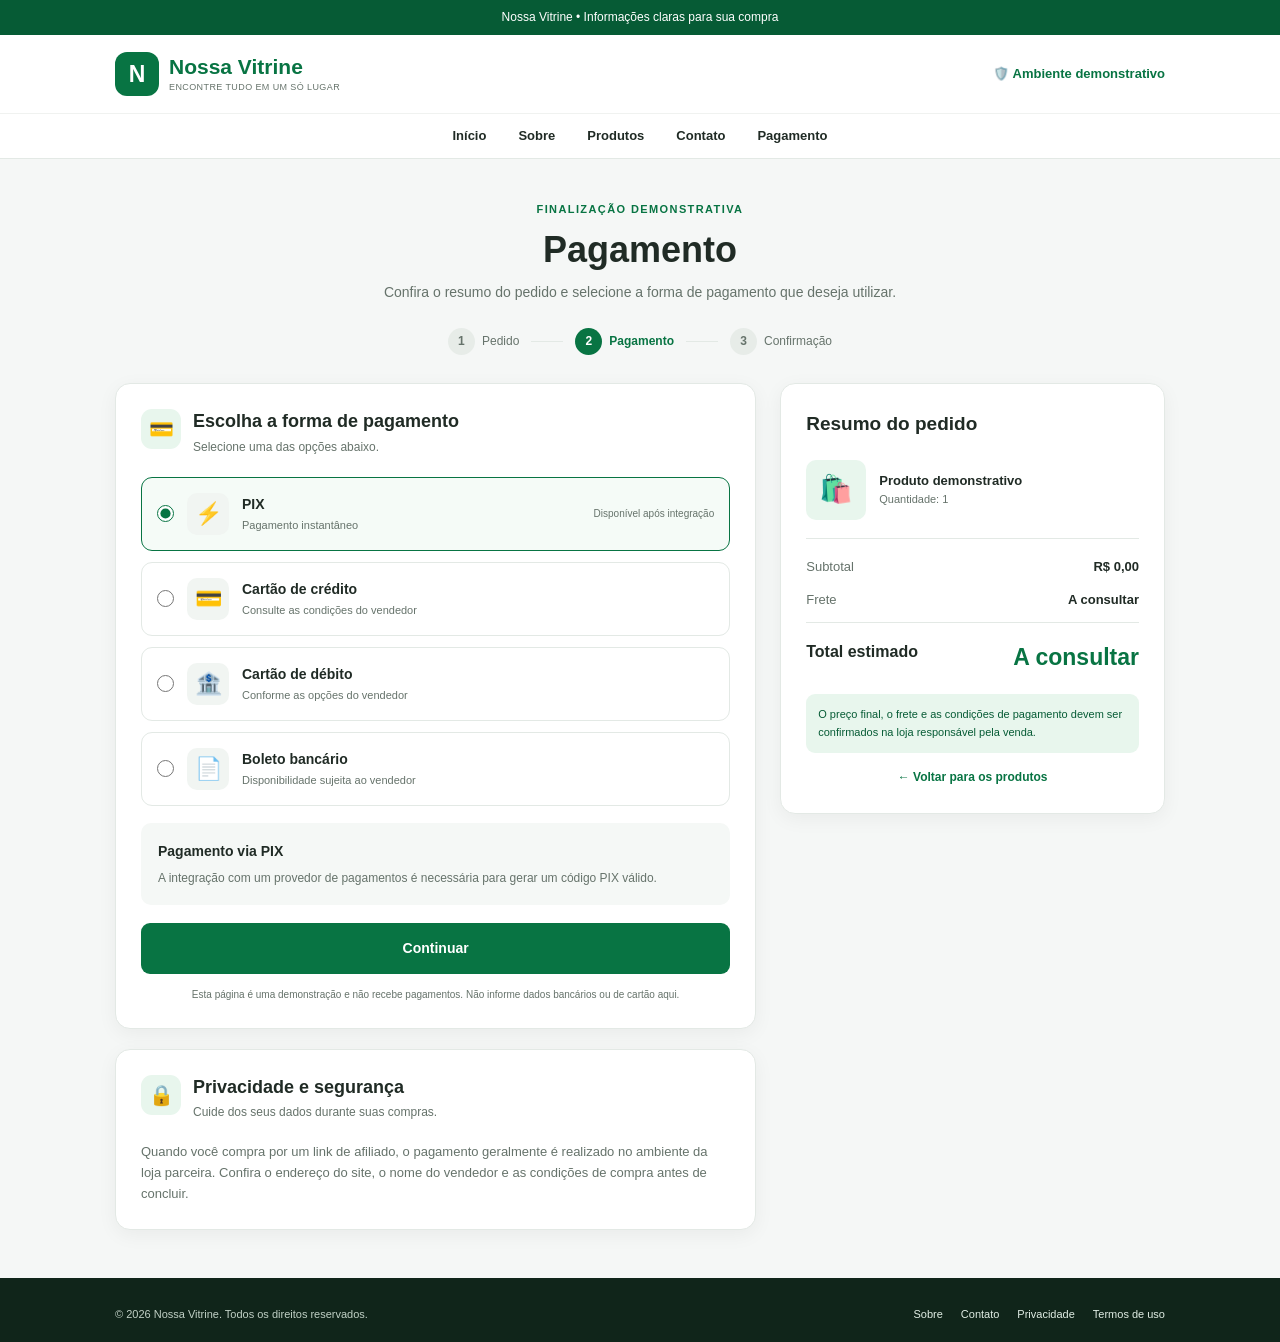
<file: pagamento.html>
<!DOCTYPE html>
<html lang="pt-BR">
<head>
  <meta charset="UTF-8">
  <meta name="viewport" content="width=device-width, initial-scale=1.0">
  <meta name="theme-color" content="#087443">

  <title>Pagamento | Nossa Vitrine</title>
  <meta name="description" content="Confira o resumo do pedido e as informações de pagamento da Nossa Vitrine.">

  <style>
    :root {
      --verde: #087443;
      --verde-escuro: #065b35;
      --verde-claro: #e8f6ed;
      --fundo: #f5f7f6;
      --texto: #202b25;
      --cinza: #66736b;
      --borda: #e3e9e5;
      --branco: #ffffff;
      --sombra: 0 5px 20px rgba(0,0,0,.05);
    }

    * {
      margin: 0;
      padding: 0;
      box-sizing: border-box;
    }

    html {
      scroll-behavior: smooth;
    }

    body {
      font-family: Arial, Helvetica, sans-serif;
      color: var(--texto);
      background: var(--fundo);
      line-height: 1.6;
    }

    a {
      color: inherit;
      text-decoration: none;
    }

    button, input {
      font: inherit;
    }

    button {
      cursor: pointer;
    }

    .container {
      width: min(1050px, calc(100% - 36px));
      margin-inline: auto;
    }

    /* CABEÇALHO */

    .topbar {
      background: var(--verde-escuro);
      color: white;
      text-align: center;
      padding: 8px 12px;
      font-size: 12px;
    }

    .header {
      background: white;
      border-bottom: 1px solid var(--borda);
      position: sticky;
      top: 0;
      z-index: 10;
    }

    .header-main {
      min-height: 78px;
      display: flex;
      justify-content: space-between;
      align-items: center;
      gap: 20px;
      padding-block: 12px;
    }

    .brand {
      display: flex;
      align-items: center;
      gap: 10px;
    }

    .brand-logo {
      width: 44px;
      height: 44px;
      display: grid;
      place-items: center;
      border-radius: 12px;
      background: var(--verde);
      color: white;
      font-size: 23px;
      font-weight: 800;
    }

    .brand-name {
      color: var(--verde);
      font-size: 21px;
      font-weight: 800;
      line-height: 1.2;
    }

    .brand-subtitle {
      color: var(--cinza);
      font-size: 9px;
      letter-spacing: .4px;
    }

    .secure-label {
      color: var(--verde);
      font-size: 13px;
      font-weight: bold;
    }

    .nav {
      border-top: 1px solid #f0f2f0;
    }

    .nav-inner {
      display: flex;
      justify-content: center;
      align-items: center;
      flex-wrap: wrap;
      gap: 32px;
      min-height: 44px;
    }

    .nav a {
      padding: 10px 0;
      font-size: 13px;
      font-weight: 600;
    }

    .nav a:hover {
      color: var(--verde);
    }

    /* TÍTULO */

    .page-heading {
      padding: 36px 0 25px;
      text-align: center;
    }

    .eyebrow {
      color: var(--verde);
      font-size: 11px;
      font-weight: bold;
      letter-spacing: 1.4px;
      text-transform: uppercase;
    }

    .page-heading h1 {
      margin-top: 7px;
      font-size: clamp(27px, 4vw, 36px);
      line-height: 1.2;
    }

    .page-heading p {
      max-width: 550px;
      margin: 10px auto 0;
      color: var(--cinza);
      font-size: 14px;
    }

    /* INDICADOR DE ETAPAS */

    .steps {
      display: flex;
      justify-content: center;
      align-items: center;
      gap: 12px;
      margin: 0 auto 28px;
      color: var(--cinza);
      font-size: 12px;
    }

    .step {
      display: flex;
      align-items: center;
      gap: 7px;
    }

    .step-number {
      width: 27px;
      height: 27px;
      display: grid;
      place-items: center;
      border-radius: 50%;
      background: #e7ece8;
      font-weight: bold;
    }

    .step.active {
      color: var(--verde);
      font-weight: bold;
    }

    .step.active .step-number {
      background: var(--verde);
      color: white;
    }

    .step-line {
      width: 32px;
      height: 1px;
      background: var(--borda);
    }

    /* LAYOUT PRINCIPAL */

    .checkout-layout {
      display: grid;
      grid-template-columns: minmax(0, 1.5fr) minmax(280px, .9fr);
      align-items: start;
      gap: 24px;
      padding-bottom: 48px;
    }

    .main-column {
      display: grid;
      gap: 20px;
    }

    .panel {
      padding: 25px;
      background: white;
      border: 1px solid var(--borda);
      border-radius: 15px;
      box-shadow: var(--sombra);
    }

    .panel-heading {
      display: flex;
      align-items: flex-start;
      gap: 12px;
      margin-bottom: 20px;
    }

    .heading-icon {
      width: 40px;
      height: 40px;
      flex-shrink: 0;
      display: grid;
      place-items: center;
      border-radius: 11px;
      background: var(--verde-claro);
      font-size: 20px;
    }

    .panel-heading h2 {
      font-size: 18px;
      line-height: 1.4;
    }

    .panel-heading p {
      margin-top: 3px;
      color: var(--cinza);
      font-size: 12px;
    }

    /* MÉTODOS DE PAGAMENTO */

    .payment-options {
      display: grid;
      gap: 11px;
    }

    .payment-option {
      display: flex;
      align-items: center;
      gap: 13px;
      padding: 15px;
      border: 1px solid var(--borda);
      border-radius: 11px;
      cursor: pointer;
      transition: border-color .2s, background .2s;
    }

    .payment-option:hover {
      border-color: #8bc7a3;
    }

    .payment-option:has(input:checked) {
      border-color: var(--verde);
      background: #f5fbf7;
    }

    .payment-option input {
      width: 17px;
      height: 17px;
      accent-color: var(--verde);
      flex-shrink: 0;
    }

    .method-icon {
      width: 42px;
      height: 42px;
      display: grid;
      place-items: center;
      flex-shrink: 0;
      border-radius: 10px;
      background: #f1f5f2;
      font-size: 22px;
    }

    .method-details {
      flex: 1;
    }

    .method-details strong {
      display: block;
      font-size: 14px;
    }

    .method-details small {
      display: block;
      margin-top: 2px;
      color: var(--cinza);
      font-size: 11px;
    }

    .method-status {
      color: var(--cinza);
      font-size: 10px;
      text-align: right;
    }

    /* INFORMAÇÕES DO MÉTODO */

    .payment-details {
      margin-top: 17px;
      padding: 17px;
      border-radius: 10px;
      background: #f5f8f6;
    }

    .payment-details h3 {
      margin-bottom: 7px;
      font-size: 14px;
    }

    .payment-details p {
      color: var(--cinza);
      font-size: 12px;
    }

    .payment-details label {
      display: block;
      margin: 12px 0 5px;
      font-size: 12px;
      font-weight: bold;
    }

    .payment-details input {
      width: 100%;
      padding: 11px;
      border: 1px solid var(--borda);
      border-radius: 8px;
      background: white;
      outline-color: var(--verde);
    }

    .hidden {
      display: none !important;
    }

    /* RESUMO DO PEDIDO */

    .summary-panel {
      position: sticky;
      top: 145px;
    }

    .summary-title {
      margin-bottom: 20px;
      font-size: 19px;
    }

    .product-summary {
      display: flex;
      align-items: center;
      gap: 13px;
      padding-bottom: 18px;
      border-bottom: 1px solid var(--borda);
    }

    .product-icon {
      width: 60px;
      height: 60px;
      display: grid;
      place-items: center;
      flex-shrink: 0;
      border-radius: 10px;
      background: var(--verde-claro);
      font-size: 27px;
    }

    .product-summary h3 {
      font-size: 13px;
    }

    .product-summary p {
      color: var(--cinza);
      font-size: 11px;
    }

    .summary-lines {
      display: grid;
      gap: 12px;
      padding: 18px 0;
    }

    .summary-line {
      display: flex;
      justify-content: space-between;
      gap: 12px;
      font-size: 13px;
    }

    .summary-line span:first-child {
      color: var(--cinza);
    }

    .summary-line strong {
      text-align: right;
    }

    .total-line {
      padding-top: 16px;
      border-top: 1px solid var(--borda);
      font-size: 16px;
    }

    .total-line span:first-child {
      color: var(--texto);
      font-weight: bold;
    }

    .total-value {
      color: var(--verde);
      font-size: 23px;
      font-weight: 800;
    }

    .summary-note {
      padding: 12px;
      border-radius: 9px;
      background: var(--verde-claro);
      color: var(--verde-escuro);
      font-size: 11px;
    }

    /* BOTÃO PRINCIPAL */

    .primary-button {
      display: block;
      width: 100%;
      margin-top: 18px;
      padding: 14px;
      border: 0;
      border-radius: 9px;
      background: var(--verde);
      color: white;
      text-align: center;
      font-size: 14px;
      font-weight: bold;
    }

    .primary-button:hover {
      background: var(--verde-escuro);
    }

    .primary-button:disabled {
      opacity: .6;
      cursor: not-allowed;
    }

    .secondary-link {
      display: block;
      margin-top: 15px;
      color: var(--verde);
      text-align: center;
      font-size: 12px;
      font-weight: bold;
    }

    .disclaimer {
      margin-top: 13px;
      color: var(--cinza);
      text-align: center;
      font-size: 10px;
    }

    /* AVISOS */

    .notice {
      display: none;
      margin-top: 15px;
      padding: 13px;
      border: 1px solid #b9ddc5;
      border-radius: 9px;
      background: #f1faf4;
      color: var(--verde-escuro);
      font-size: 12px;
    }

    .notice.show {
      display: block;
    }

    /* RODAPÉ */

    .footer {
      padding: 28px 0 18px;
      background: #10251a;
      color: white;
    }

    .footer-inner {
      display: flex;
      justify-content: space-between;
      align-items: center;
      flex-wrap: wrap;
      gap: 15px;
    }

    .footer p {
      color: #c1d1c6;
      font-size: 11px;
    }

    .footer-links {
      display: flex;
      flex-wrap: wrap;
      gap: 18px;
    }

    .footer-links a {
      color: #e1eee5;
      font-size: 11px;
    }

    /* TABLETS E CELULARES */

    @media (max-width: 760px) {
      .header-main {
        min-height: 70px;
      }

      .nav-inner {
        gap: 18px;
      }

      .checkout-layout {
        grid-template-columns: 1fr;
        gap: 17px;
      }

      .summary-panel {
        position: static;
        grid-row: 1;
      }

      .page-heading {
        padding-top: 27px;
      }

      .panel {
        padding: 19px;
      }
    }

    @media (max-width: 480px) {
      .container {
        width: calc(100% - 26px);
      }

      .brand-logo {
        width: 38px;
        height: 38px;
        font-size: 20px;
      }

      .brand-name {
        font-size: 18px;
      }

      .brand-subtitle {
        font-size: 8px;
      }

      .secure-label {
        font-size: 11px;
      }

      .nav-inner {
        gap: 10px 18px;
        padding-block: 8px;
      }

      .nav a {
        font-size: 11px;
      }

      .steps {
        gap: 7px;
        font-size: 10px;
      }

      .step {
        gap: 5px;
      }

      .step-number {
        width: 23px;
        height: 23px;
      }

      .step-line {
        width: 15px;
      }

      .panel {
        padding: 15px;
        border-radius: 12px;
      }

      .panel-heading h2 {
        font-size: 16px;
      }

      .payment-option {
        gap: 9px;
        padding: 11px 9px;
      }

      .method-icon {
        width: 34px;
        height: 34px;
        font-size: 18px;
      }

      .method-details strong {
        font-size: 12px;
      }

      .method-details small {
        font-size: 10px;
      }

      .method-status {
        font-size: 9px;
      }

      .footer-inner {
        align-items: flex-start;
        flex-direction: column;
      }
    }
  </style>
</head>

<body>

  <div class="topbar">
    Nossa Vitrine • Informações claras para sua compra
  </div>

  <!-- CABEÇALHO -->
  <header class="header">
    <div class="container header-main">

      <a href="index.html" class="brand">
        <div class="brand-logo">N</div>
        <div>
          <div class="brand-name">Nossa Vitrine</div>
          <div class="brand-subtitle">ENCONTRE TUDO EM UM SÓ LUGAR</div>
        </div>
      </a>

      <div class="secure-label">🛡️ Ambiente demonstrativo</div>

    </div>

    <nav class="nav" aria-label="Menu principal">
      <div class="container nav-inner">
        <a href="index.html">Início</a>
        <a href="sobre.html">Sobre</a>
        <a href="produtos.html">Produtos</a>
        <a href="contato.html">Contato</a>
        <a href="pagamento.html">Pagamento</a>
      </div>
    </nav>
  </header>

  <main class="container">

    <!-- TÍTULO -->
    <section class="page-heading">
      <span class="eyebrow">Finalização demonstrativa</span>
      <h1>Pagamento</h1>
      <p>
        Confira o resumo do pedido e selecione a forma de pagamento
        que deseja utilizar.
      </p>
    </section>

    <!-- ETAPAS -->
    <div class="steps" aria-label="Etapas do pedido">
      <div class="step">
        <span class="step-number">1</span>
        <span>Pedido</span>
      </div>

      <span class="step-line"></span>

      <div class="step active">
        <span class="step-number">2</span>
        <span>Pagamento</span>
      </div>

      <span class="step-line"></span>

      <div class="step">
        <span class="step-number">3</span>
        <span>Confirmação</span>
      </div>
    </div>

    <div class="checkout-layout">

      <!-- COLUNA PRINCIPAL -->
      <div class="main-column">

        <section class="panel">
          <div class="panel-heading">
            <div class="heading-icon">💳</div>
            <div>
              <h2>Escolha a forma de pagamento</h2>
              <p>Selecione uma das opções abaixo.</p>
            </div>
          </div>

          <div class="payment-options">

            <label class="payment-option">
              <input type="radio" name="payment" value="pix" checked>

              <span class="method-icon">⚡</span>

              <span class="method-details">
                <strong>PIX</strong>
                <small>Pagamento instantâneo</small>
              </span>

              <span class="method-status">Disponível após integração</span>
            </label>

            <label class="payment-option">
              <input type="radio" name="payment" value="credito">

              <span class="method-icon">💳</span>

              <span class="method-details">
                <strong>Cartão de crédito</strong>
                <small>Consulte as condições do vendedor</small>
              </span>
            </label>

            <label class="payment-option">
              <input type="radio" name="payment" value="debito">

              <span class="method-icon">🏦</span>

              <span class="method-details">
                <strong>Cartão de débito</strong>
                <small>Conforme as opções do vendedor</small>
              </span>
            </label>

            <label class="payment-option">
              <input type="radio" name="payment" value="boleto">

              <span class="method-icon">📄</span>

              <span class="method-details">
                <strong>Boleto bancário</strong>
                <small>Disponibilidade sujeita ao vendedor</small>
              </span>
            </label>

          </div>

          <div class="payment-details" id="paymentDetails" aria-live="polite">
            <h3 id="detailsTitle">Pagamento via PIX</h3>
            <p id="detailsText">
              A integração com um provedor de pagamentos é necessária
              para gerar um código PIX válido.
            </p>
          </div>

          <div class="notice" id="paymentNotice" role="status"></div>

          <button class="primary-button" type="button" id="confirmButton">
            Continuar
          </button>

          <p class="disclaimer">
            Esta página é uma demonstração e não recebe pagamentos.
            Não informe dados bancários ou de cartão aqui.
          </p>
        </section>

        <section class="panel">
          <div class="panel-heading">
            <div class="heading-icon">🔒</div>
            <div>
              <h2>Privacidade e segurança</h2>
              <p>Cuide dos seus dados durante suas compras.</p>
            </div>
          </div>

          <p style="font-size:13px;color:#66736b;">
            Quando você compra por um link de afiliado, o pagamento
            geralmente é realizado no ambiente da loja parceira.
            Confira o endereço do site, o nome do vendedor e as
            condições de compra antes de concluir.
          </p>
        </section>

      </div>

      <!-- RESUMO DO PEDIDO -->
      <aside class="panel summary-panel">
        <h2 class="summary-title">Resumo do pedido</h2>

        <div class="product-summary">
          <div class="product-icon">🛍️</div>

          <div>
            <h3 id="productName">Produto demonstrativo</h3>
            <p>Quantidade: 1</p>
          </div>
        </div>

        <div class="summary-lines">

          <div class="summary-line">
            <span>Subtotal</span>
            <strong id="subtotal">R$ 0,00</strong>
          </div>

          <div class="summary-line">
            <span>Frete</span>
            <strong id="shipping">A consultar</strong>
          </div>

          <div class="summary-line total-line">
            <span>Total estimado</span>
            <strong class="total-value" id="total">A consultar</strong>
          </div>

        </div>

        <div class="summary-note">
          O preço final, o frete e as condições de pagamento devem
          ser confirmados na loja responsável pela venda.
        </div>

        <a class="secondary-link" href="produtos.html">
          ← Voltar para os produtos
        </a>
      </aside>

    </div>
  </main>

  <!-- RODAPÉ -->
  <footer class="footer">
    <div class="container footer-inner">

      <p>
        © <span id="currentYear"></span> Nossa Vitrine.
        Todos os direitos reservados.
      </p>

      <div class="footer-links">
        <a href="sobre.html">Sobre</a>
        <a href="contato.html">Contato</a>
        <a href="privacidade.html">Privacidade</a>
        <a href="termos.html">Termos de uso</a>
      </div>

    </div>
  </footer>

  <script>
    // ===== ATUALIZAR ANO =====
    document.getElementById("currentYear").textContent =
      new Date().getFullYear();

    // ===== RESUMO OPCIONAL DO PRODUTO =====
    // A página pode receber dados pela URL:
    // pagamento.html?produto=Nome&valor=99.90
    // Estes dados servem apenas para exibição e não validam uma compra.

    const parametros = new URLSearchParams(window.location.search);
    const nomeRecebido = parametros.get("produto");
    const valorRecebido = Number(parametros.get("valor"));

    const formatarMoeda = function (valor) {
      return valor.toLocaleString("pt-BR", {
        style: "currency",
        currency: "BRL"
      });
    };

    if (nomeRecebido) {
      document.getElementById("productName").textContent =
        nomeRecebido.slice(0, 100);
    }

    if (
      parametros.has("valor") &&
      parametros.get("valor").trim() !== "" &&
      Number.isFinite(valorRecebido) &&
      valorRecebido >= 0
    ) {
      document.getElementById("subtotal").textContent =
        formatarMoeda(valorRecebido);

      document.getElementById("total").textContent =
        formatarMoeda(valorRecebido);
    }

    // ===== MÉTODOS DE PAGAMENTO =====
    const detailsTitle = document.getElementById("detailsTitle");
    const detailsText = document.getElementById("detailsText");
    const paymentNotice = document.getElementById("paymentNotice");
    const confirmButton = document.getElementById("confirmButton");

    const paymentMessages = {
      pix: {
        title: "Pagamento via PIX",
        text: "A integração com um provedor de pagamentos é necessária para gerar um código PIX válido."
      },
      credito: {
        title: "Cartão de crédito",
        text: "Para aceitar cartões, conecte um provedor de pagamentos seguro. Não digite os dados do cartão nesta página."
      },
      debito: {
        title: "Cartão de débito",
        text: "A disponibilidade depende do provedor de pagamentos e da loja responsável pela venda."
      },
      boleto: {
        title: "Boleto bancário",
        text: "Um boleto válido precisa ser gerado por um provedor de pagamentos autorizado."
      }
    };

    document.querySelectorAll('input[name="payment"]').forEach(
      function (radio) {
        radio.addEventListener("change", function () {
          const mensagem = paymentMessages[radio.value];

          detailsTitle.textContent = mensagem.title;
          detailsText.textContent = mensagem.text;

          paymentNotice.classList.remove("show");
          paymentNotice.textContent = "";
        }
      );
    });

    // ===== CONTINUAR =====
    confirmButton.addEventListener("click", function () {
      const selecionado = document.querySelector(
        'input[name="payment"]:checked'
      );

      if (!selecionado) {
        paymentNotice.textContent =
          "Selecione uma forma de pagamento para continuar.";

        paymentNotice.classList.add("show");
        return;
      }

      paymentNotice.textContent =
        "A opção foi selecionada, mas a finalização ainda não está " +
        "disponível. É necessário integrar um provedor de pagamentos " +
        "e conectar esta página ao processo real de compra.";

      paymentNotice.classList.add("show");
    });
  </script>

</body>
</html>
</file>
